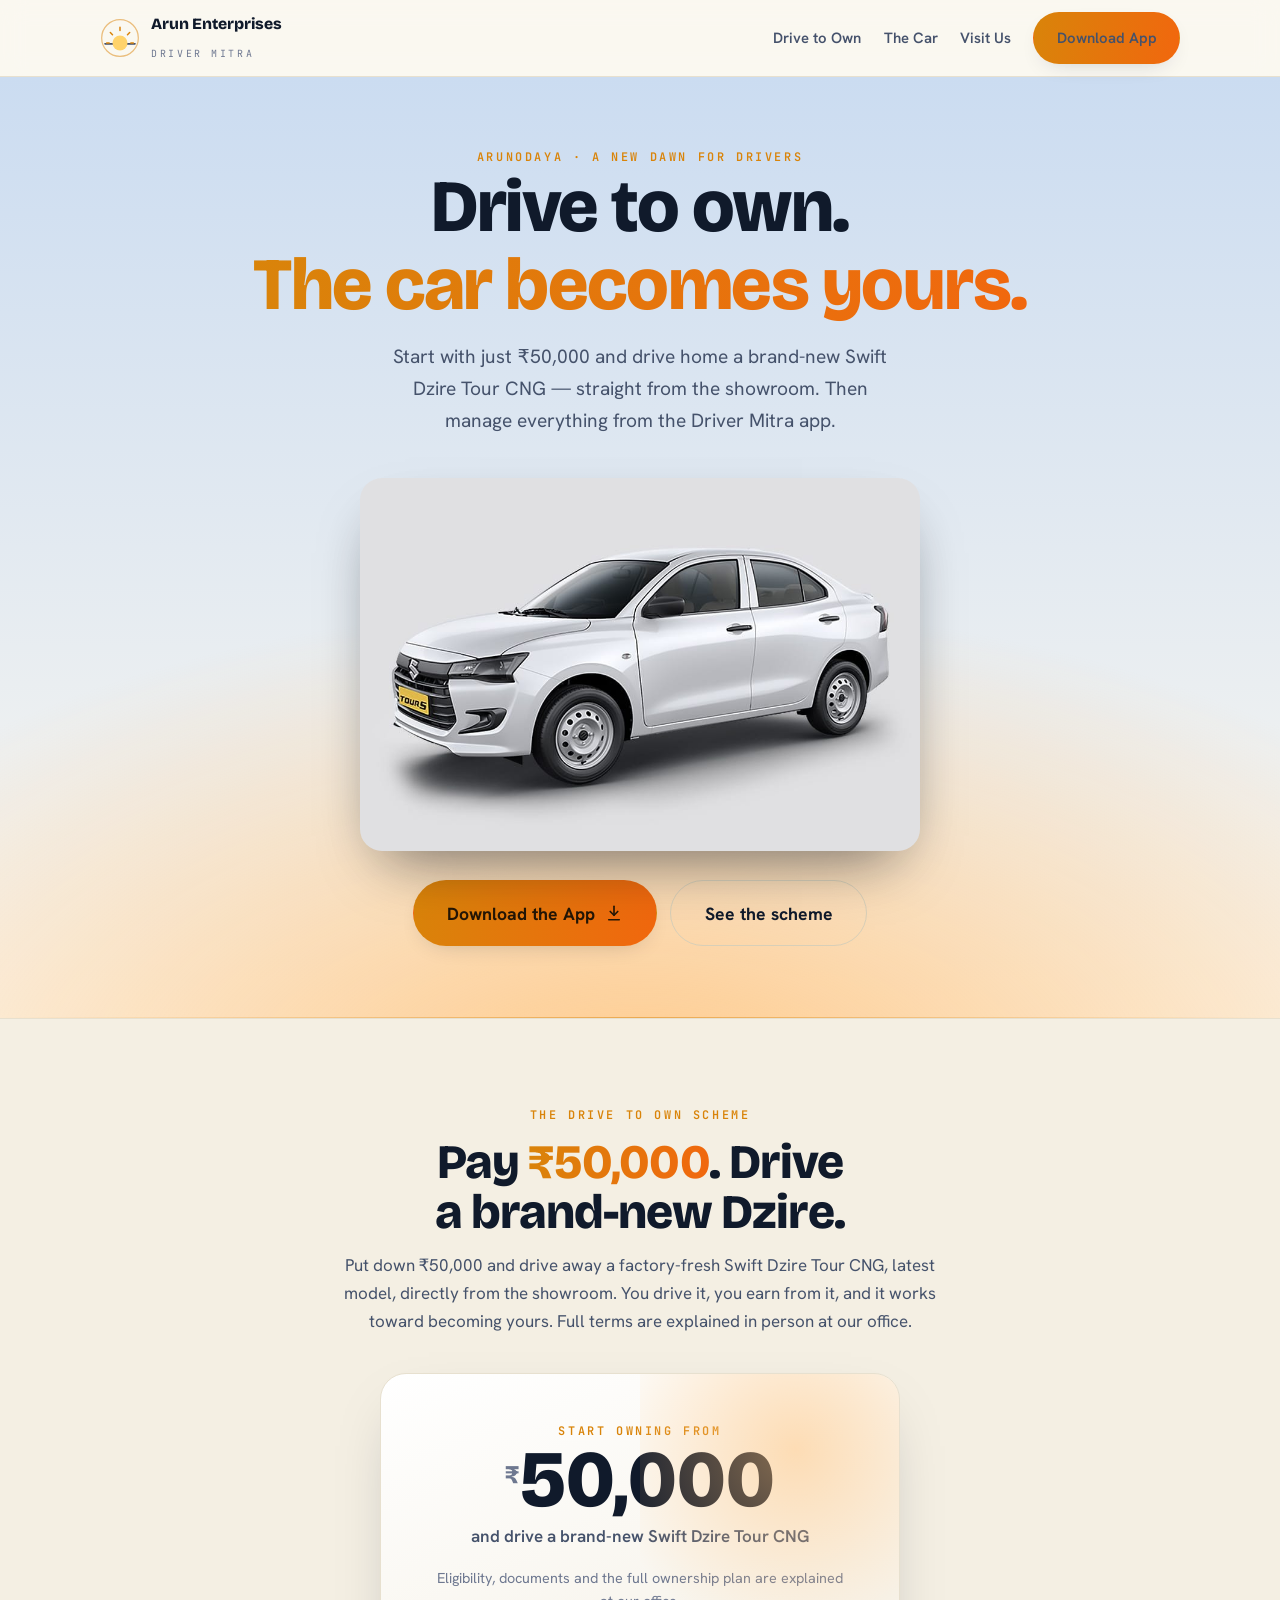
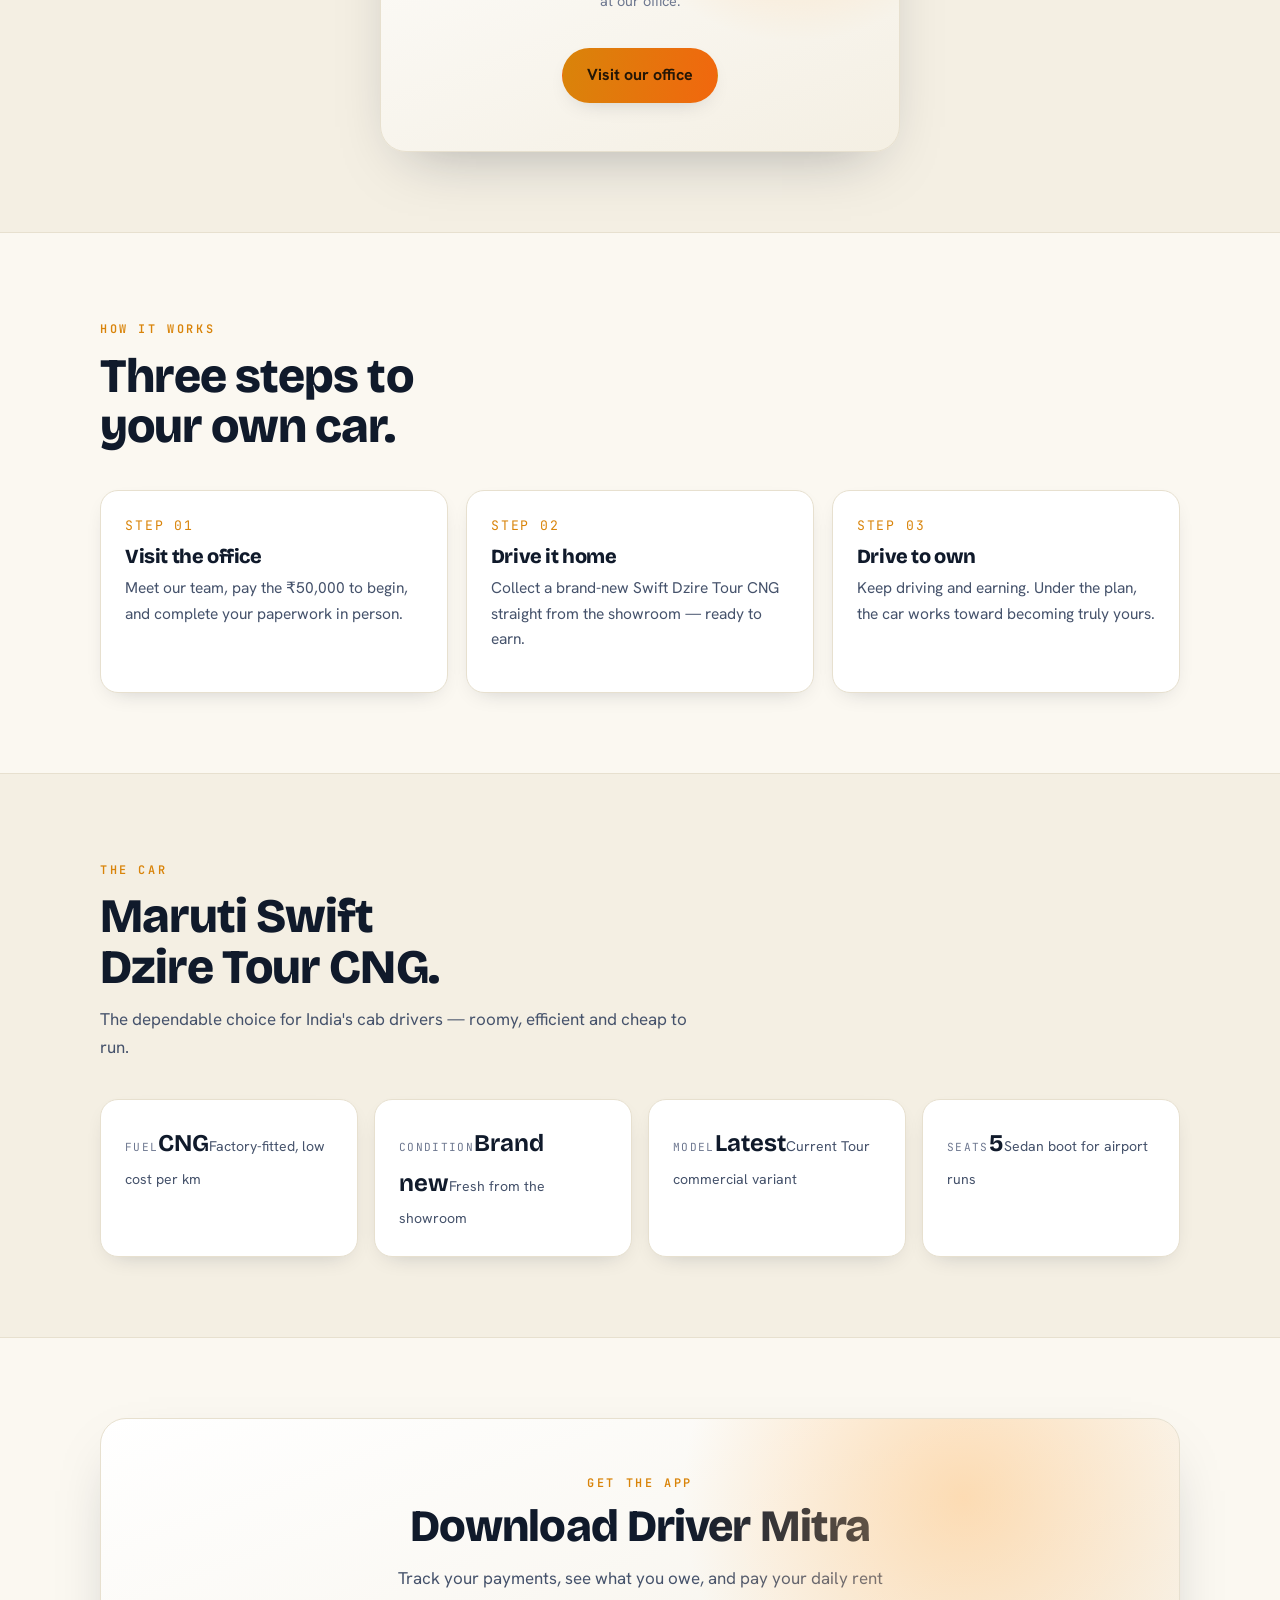
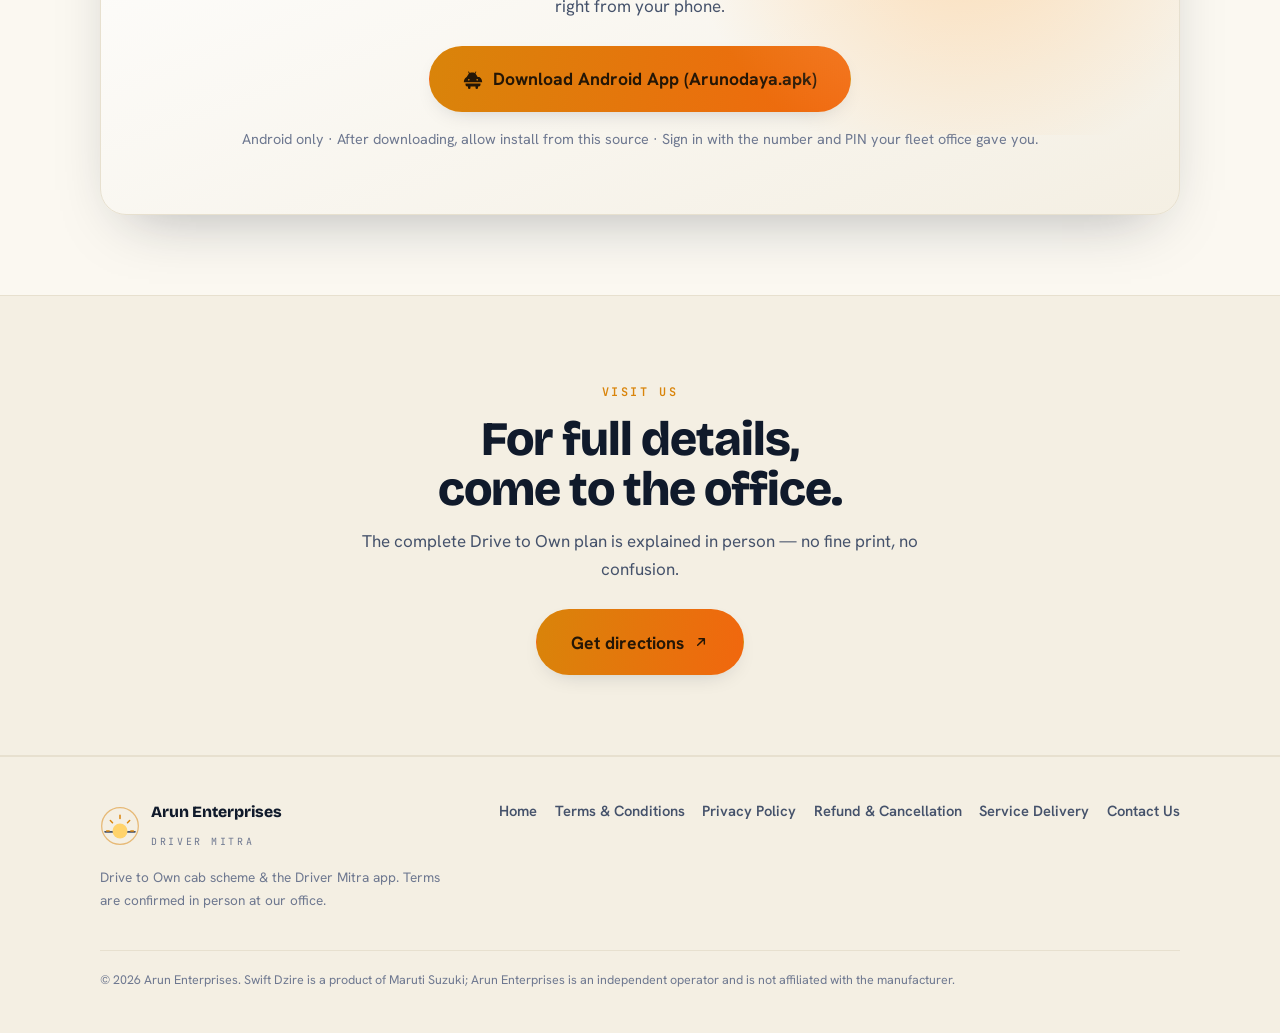
<file: index.html>
<!doctype html>
<html lang="en">
<head>
  <meta charset="utf-8" />
  <meta name="viewport" content="width=device-width, initial-scale=1" />
  <title>Arun Enterprises — Driver Mitra</title>
  <meta name="description" content="Drive to Own with Arun Enterprises: pay ₹50,000 and own a brand-new Swift Dzire Tour CNG. Download the Driver Mitra app." />
  <link rel="preconnect" href="https://fonts.googleapis.com" />
  <link rel="preconnect" href="https://fonts.gstatic.com" crossorigin />
  <link rel="stylesheet" href="https://fonts.googleapis.com/css2?family=Bricolage+Grotesque:opsz,wght@12..96,600;12..96,700;12..96,800&family=Hanken+Grotesk:wght@400;500;600;700&family=JetBrains+Mono:wght@500;600&display=swap" />
  <link rel="stylesheet" href="styles.css" />
</head>
<body>
  <header class="nav">
    <div class="wrap nav-inner">
      <a class="brand" href="index.html" aria-label="Arun Enterprises home">
        <svg class="mark" viewBox="0 0 48 48" fill="none" aria-hidden="true">
          <circle cx="24" cy="24" r="22" fill="none" stroke="var(--gold)" stroke-width="1.5" opacity="0.5"/>
          <path d="M6 31h36" stroke="var(--ink-soft)" stroke-width="2" stroke-linecap="round"/>
          <circle cx="24" cy="30" r="9" fill="url(#s)"/>
          <g stroke="var(--gold)" stroke-width="1.8" stroke-linecap="round"><path d="M24 15v-4M33 20l2.6-2.6M15 20l-2.6-2.6M37 30h3M8 30h3"/></g>
          <defs><linearGradient id="s" x1="15" y1="21" x2="33" y2="39"><stop stop-color="#FFD36B"/><stop offset="1" stop-color="#FF8A2B"/></linearGradient></defs>
        </svg>
        <span><span class="a" style="display:block">Arun Enterprises</span><span class="b">Driver Mitra</span></span>
      </a>
      <nav class="nav-links">
        <a href="#scheme">Drive to Own</a>
        <a href="#car">The Car</a>
        <a href="#visit">Visit Us</a>
        <a class="btn btn-primary" href="#download">Download App</a>
      </nav>
    </div>
  </header>

  <main>
    <section class="hero">
      <div class="wrap">
        <span class="eyebrow">Arunodaya · A new dawn for drivers</span>
        <h1>Drive to own.<br /><span class="gold-text">The car becomes yours.</span></h1>
        <p class="sub">Start with just ₹50,000 and drive home a brand-new Swift Dzire Tour CNG — straight from the showroom. Then manage everything from the Driver Mitra app.</p>
        <div class="hero-car" id="heroCar">
          <img src="assets/dzire-tour-s.jpg" alt="Maruti Swift Dzire Tour S, the car in the Drive to Own scheme" class="hero-car-img" width="960" height="640" />
        </div>
        <div class="hero-cta">
          <a class="btn btn-primary btn-lg" href="#download">Download the App
            <svg width="18" height="18" viewBox="0 0 24 24" fill="none" stroke="currentColor" stroke-width="2.2" stroke-linecap="round" stroke-linejoin="round"><path d="M12 3v12"/><path d="m7 10 5 5 5-5"/><path d="M5 21h14"/></svg>
          </a>
          <a class="btn btn-ghost btn-lg" href="#scheme">See the scheme</a>
        </div>
      </div>
    </section>

    <section class="alt" id="scheme">
      <div class="wrap">
        <div class="section-head" style="margin-inline:auto;text-align:center">
          <span class="eyebrow">The Drive to Own scheme</span>
          <h2>Pay <span class="gold-text">₹50,000</span>. Drive a brand-new Dzire.</h2>
          <p style="margin-inline:auto">Put down ₹50,000 and drive away a factory-fresh Swift Dzire Tour CNG, latest model, directly from the showroom. You drive it, you earn from it, and it works toward becoming yours. Full terms are explained in person at our office.</p>
        </div>
        <div class="band" style="margin-top:2.4rem;max-width:520px;margin-inline:auto">
          <div class="eyebrow">Start owning from</div>
          <div class="price-amt"><small>₹</small>50,000</div>
          <div style="color:var(--ink-soft);font-weight:600;margin-top:.3rem">and drive a brand-new Swift Dzire Tour CNG</div>
          <p class="note-line">Eligibility, documents and the full ownership plan are explained at our office.</p>
          <a class="btn btn-primary" href="#visit" style="margin-top:1.2rem">Visit our office</a>
        </div>
      </div>
    </section>

    <section id="how">
      <div class="wrap">
        <div class="section-head"><span class="eyebrow">How it works</span><h2>Three steps to your own car.</h2></div>
        <div class="grid-3">
          <div class="card"><div class="num">STEP 01</div><h3>Visit the office</h3><p>Meet our team, pay the ₹50,000 to begin, and complete your paperwork in person.</p></div>
          <div class="card"><div class="num">STEP 02</div><h3>Drive it home</h3><p>Collect a brand-new Swift Dzire Tour CNG straight from the showroom — ready to earn.</p></div>
          <div class="card"><div class="num">STEP 03</div><h3>Drive to own</h3><p>Keep driving and earning. Under the plan, the car works toward becoming truly yours.</p></div>
        </div>
      </div>
    </section>

    <section class="alt" id="car">
      <div class="wrap">
        <div class="section-head"><span class="eyebrow">The car</span><h2>Maruti Swift Dzire Tour CNG.</h2><p>The dependable choice for India's cab drivers — roomy, efficient and cheap to run.</p></div>
        <div class="grid-4">
          <div class="card spec"><span class="k">Fuel</span><span class="v">CNG</span><span class="d">Factory-fitted, low cost per km</span></div>
          <div class="card spec"><span class="k">Condition</span><span class="v">Brand new</span><span class="d">Fresh from the showroom</span></div>
          <div class="card spec"><span class="k">Model</span><span class="v">Latest</span><span class="d">Current Tour commercial variant</span></div>
          <div class="card spec"><span class="k">Seats</span><span class="v">5</span><span class="d">Sedan boot for airport runs</span></div>
        </div>
      </div>
    </section>

    <section id="download">
      <div class="wrap">
        <div class="band">
          <span class="eyebrow">Get the app</span>
          <h2 style="font-size:clamp(1.9rem,5vw,2.8rem);margin-top:.5rem">Download Driver Mitra</h2>
          <p style="color:var(--ink-soft);max-width:52ch;margin:.9rem auto 0">Track your payments, see what you owe, and pay your daily rent right from your phone.</p>
          <div style="margin-top:1.6rem">
            <a class="btn btn-primary btn-lg" href="https://srv1995762.hstgr.cloud/app/Arunodaya.apk" rel="noopener">
              <svg width="20" height="20" viewBox="0 0 24 24" fill="currentColor"><path d="M17.6 9.5 15 5.3l.9-1.6c.1-.3 0-.6-.2-.7-.3-.2-.6-.1-.7.2l-.9 1.6c-1.9-.8-4.1-.8-6 0l-.9-1.6c-.2-.3-.5-.4-.8-.2-.2.1-.3.4-.2.7l.9 1.6L4.4 9.5C2 11 1 13.4 1 16h22c0-2.6-1-5-3.4-6.5ZM7 14a1 1 0 1 1 0-2 1 1 0 0 1 0 2Zm10 0a1 1 0 1 1 0-2 1 1 0 0 1 0 2ZM3 17.5V19a2 2 0 0 0 2 2h1v1.5a1.5 1.5 0 0 0 3 0V21h6v1.5a1.5 1.5 0 0 0 3 0V21h1a2 2 0 0 0 2-2v-1.5H3Z"/></svg>
              Download Android App (Arunodaya.apk)
            </a>
          </div>
          <p class="note-line">Android only · After downloading, allow install from this source · Sign in with the number and PIN your fleet office gave you.</p>
        </div>
      </div>
    </section>

    <section class="alt" id="visit">
      <div class="wrap">
        <div class="section-head" style="margin-inline:auto;text-align:center">
          <span class="eyebrow">Visit us</span>
          <h2>For full details, come to the office.</h2>
          <p style="margin-inline:auto">The complete Drive to Own plan is explained in person — no fine print, no confusion.</p>
        </div>
        <div style="text-align:center;margin-top:1.6rem">
          <a class="btn btn-primary btn-lg" href="https://maps.app.goo.gl/ReoTfJnAYArGkvJo7" target="_blank" rel="noopener">Get directions
            <svg width="16" height="16" viewBox="0 0 24 24" fill="none" stroke="currentColor" stroke-width="2.2" stroke-linecap="round" stroke-linejoin="round"><path d="M7 17 17 7M9 7h8v8"/></svg>
          </a>
        </div>
      </div>
    </section>
  </main>

  <footer class="foot">
    <div class="wrap">
      <div class="foot-inner">
        <div>
          <a class="brand" href="index.html" style="margin-bottom:.6rem">
            <svg class="mark" viewBox="0 0 48 48" fill="none" aria-hidden="true"><circle cx="24" cy="24" r="22" fill="none" stroke="var(--gold)" stroke-width="1.5" opacity="0.5"/><path d="M6 31h36" stroke="var(--ink-soft)" stroke-width="2" stroke-linecap="round"/><circle cx="24" cy="30" r="9" fill="url(#s2)"/><g stroke="var(--gold)" stroke-width="1.8" stroke-linecap="round"><path d="M24 15v-4M33 20l2.6-2.6M15 20l-2.6-2.6M37 30h3M8 30h3"/></g><defs><linearGradient id="s2" x1="15" y1="21" x2="33" y2="39"><stop stop-color="#FFD36B"/><stop offset="1" stop-color="#FF8A2B"/></linearGradient></defs></svg>
            <span><span class="a" style="display:block">Arun Enterprises</span><span class="b">Driver Mitra</span></span>
          </a>
          <p>Drive to Own cab scheme &amp; the Driver Mitra app. Terms are confirmed in person at our office.</p>
        </div>
        <nav class="foot-links" aria-label="Policies">
          <a href="index.html">Home</a>
          <a href="terms.html">Terms &amp; Conditions</a>
          <a href="privacy.html">Privacy Policy</a>
          <a href="refund.html">Refund &amp; Cancellation</a>
          <a href="shipping.html">Service Delivery</a>
          <a href="contact.html">Contact Us</a>
        </nav>
      </div>
      <div class="disc">© <span id="yr"></span> Arun Enterprises. Swift Dzire is a product of Maruti Suzuki; Arun Enterprises is an independent operator and is not affiliated with the manufacturer.</div>
    </div>
  </footer>
  <script>document.getElementById('yr').textContent = new Date().getFullYear();</script>
  <script>
    (function () {
      var wrap = document.getElementById('heroCar');
      var img = wrap && wrap.querySelector('.hero-car-img');
      if (!wrap || !img) return;
      var reduce = window.matchMedia('(prefers-reduced-motion: reduce)').matches;
      var canHover = window.matchMedia('(hover: hover)').matches;
      if (reduce || !canHover) return;
      var max = 9;
      wrap.addEventListener('mousemove', function (e) {
        var r = wrap.getBoundingClientRect();
        var x = (e.clientX - r.left) / r.width - 0.5;
        var y = (e.clientY - r.top) / r.height - 0.5;
        img.style.transform =
          'rotateY(' + (x * max * 2).toFixed(2) + 'deg) ' +
          'rotateX(' + (-y * max * 2).toFixed(2) + 'deg) scale(1.03)';
      });
      wrap.addEventListener('mouseleave', function () {
        img.style.transform = 'rotateY(0deg) rotateX(0deg) scale(1)';
      });
    })();
  </script>
</body>
</html>
</file>
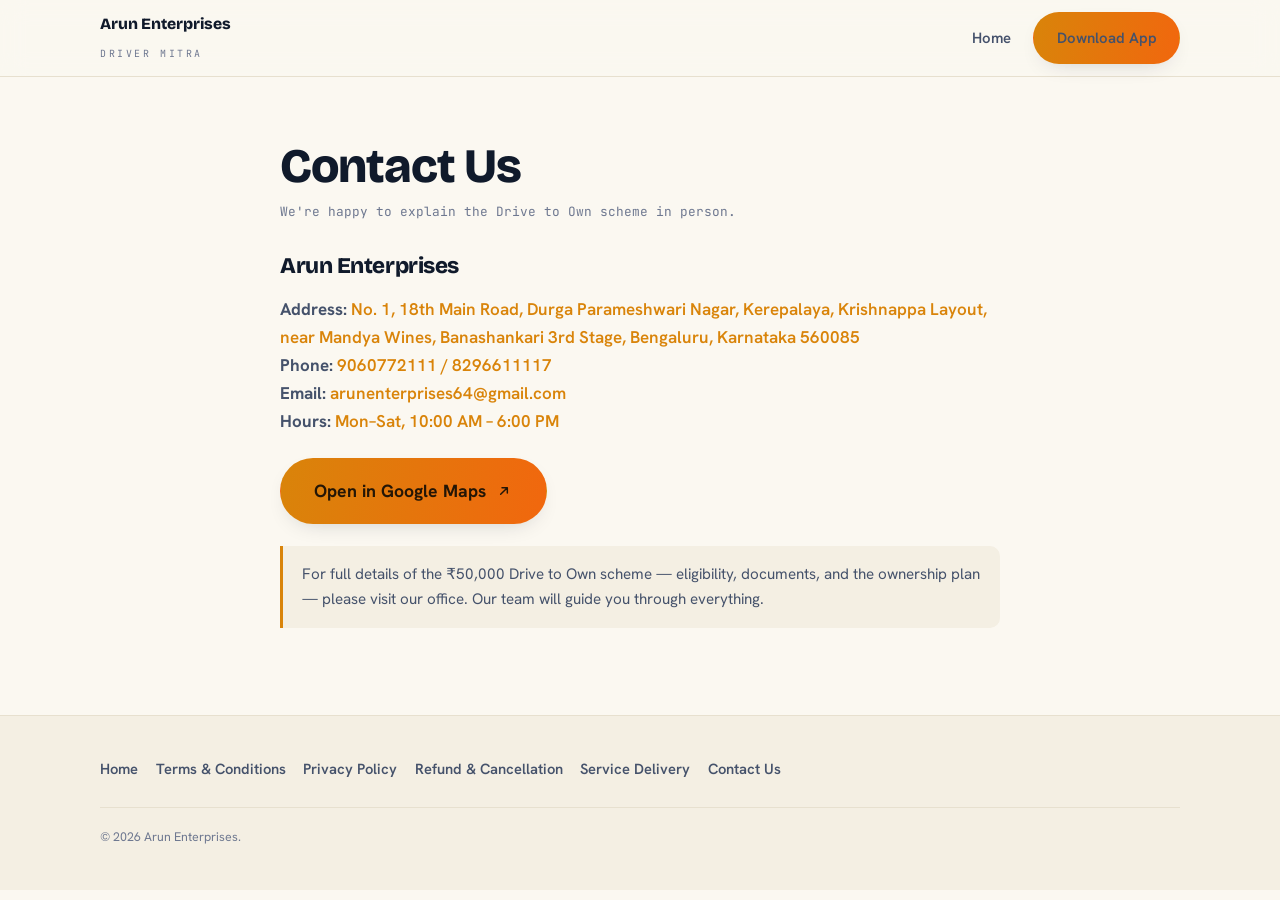
<file: contact.html>
<!doctype html>
<html lang="en">
<head>
  <meta charset="utf-8" />
  <meta name="viewport" content="width=device-width, initial-scale=1" />
  <title>Contact Us — Arun Enterprises</title>
  <meta name="description" content="Contact Arun Enterprises — Driver Mitra." />
  <link rel="preconnect" href="https://fonts.googleapis.com" />
  <link rel="preconnect" href="https://fonts.gstatic.com" crossorigin />
  <link rel="stylesheet" href="https://fonts.googleapis.com/css2?family=Bricolage+Grotesque:opsz,wght@12..96,700;12..96,800&family=Hanken+Grotesk:wght@400;500;600;700&family=JetBrains+Mono:wght@500;600&display=swap" />
  <link rel="stylesheet" href="styles.css" />
</head>
<body>
  <header class="nav">
    <div class="wrap nav-inner">
      <a class="brand" href="index.html"><span><span class="a" style="display:block">Arun Enterprises</span><span class="b">Driver Mitra</span></span></a>
      <nav class="nav-links"><a href="index.html">Home</a><a class="btn btn-primary" href="https://srv1995762.hstgr.cloud/app/Arunodaya.apk" rel="noopener">Download App</a></nav>
    </div>
  </header>

  <main class="prose">
    <div class="wrap doc">
      <h1>Contact Us</h1>
      <p class="updated">We're happy to explain the Drive to Own scheme in person.</p>

      <h2>Arun Enterprises</h2>
      <p>
        <strong>Address:</strong> <span class="fill">No. 1, 18th Main Road, Durga Parameshwari Nagar, Kerepalaya, Krishnappa Layout, near Mandya Wines, Banashankari 3rd Stage, Bengaluru, Karnataka 560085</span><br />
        <strong>Phone:</strong> <span class="fill">9060772111 / 8296611117</span><br />
        <strong>Email:</strong> <span class="fill">arunenterprises64@gmail.com</span><br />
        <strong>Hours:</strong> <span class="fill">Mon–Sat, 10:00 AM – 6:00 PM</span>
      </p>

      <div style="margin-top:1.4rem">
        <a class="btn btn-primary btn-lg" href="https://maps.app.goo.gl/ReoTfJnAYArGkvJo7" target="_blank" rel="noopener">Open in Google Maps
          <svg width="16" height="16" viewBox="0 0 24 24" fill="none" stroke="currentColor" stroke-width="2.2" stroke-linecap="round" stroke-linejoin="round"><path d="M7 17 17 7M9 7h8v8"/></svg>
        </a>
      </div>

      <div class="callout">For full details of the ₹50,000 Drive to Own scheme — eligibility, documents, and the ownership plan — please visit our office. Our team will guide you through everything.</div>
    </div>
  </main>

  <footer class="foot">
    <div class="wrap">
      <nav class="foot-links" aria-label="Policies">
        <a href="index.html">Home</a><a href="terms.html">Terms &amp; Conditions</a><a href="privacy.html">Privacy Policy</a><a href="refund.html">Refund &amp; Cancellation</a><a href="shipping.html">Service Delivery</a><a href="contact.html">Contact Us</a>
      </nav>
      <div class="disc">© <span id="yr"></span> Arun Enterprises.</div>
    </div>
  </footer>
  <script>document.getElementById('yr').textContent = new Date().getFullYear();</script>
</body>
</html>
</file>
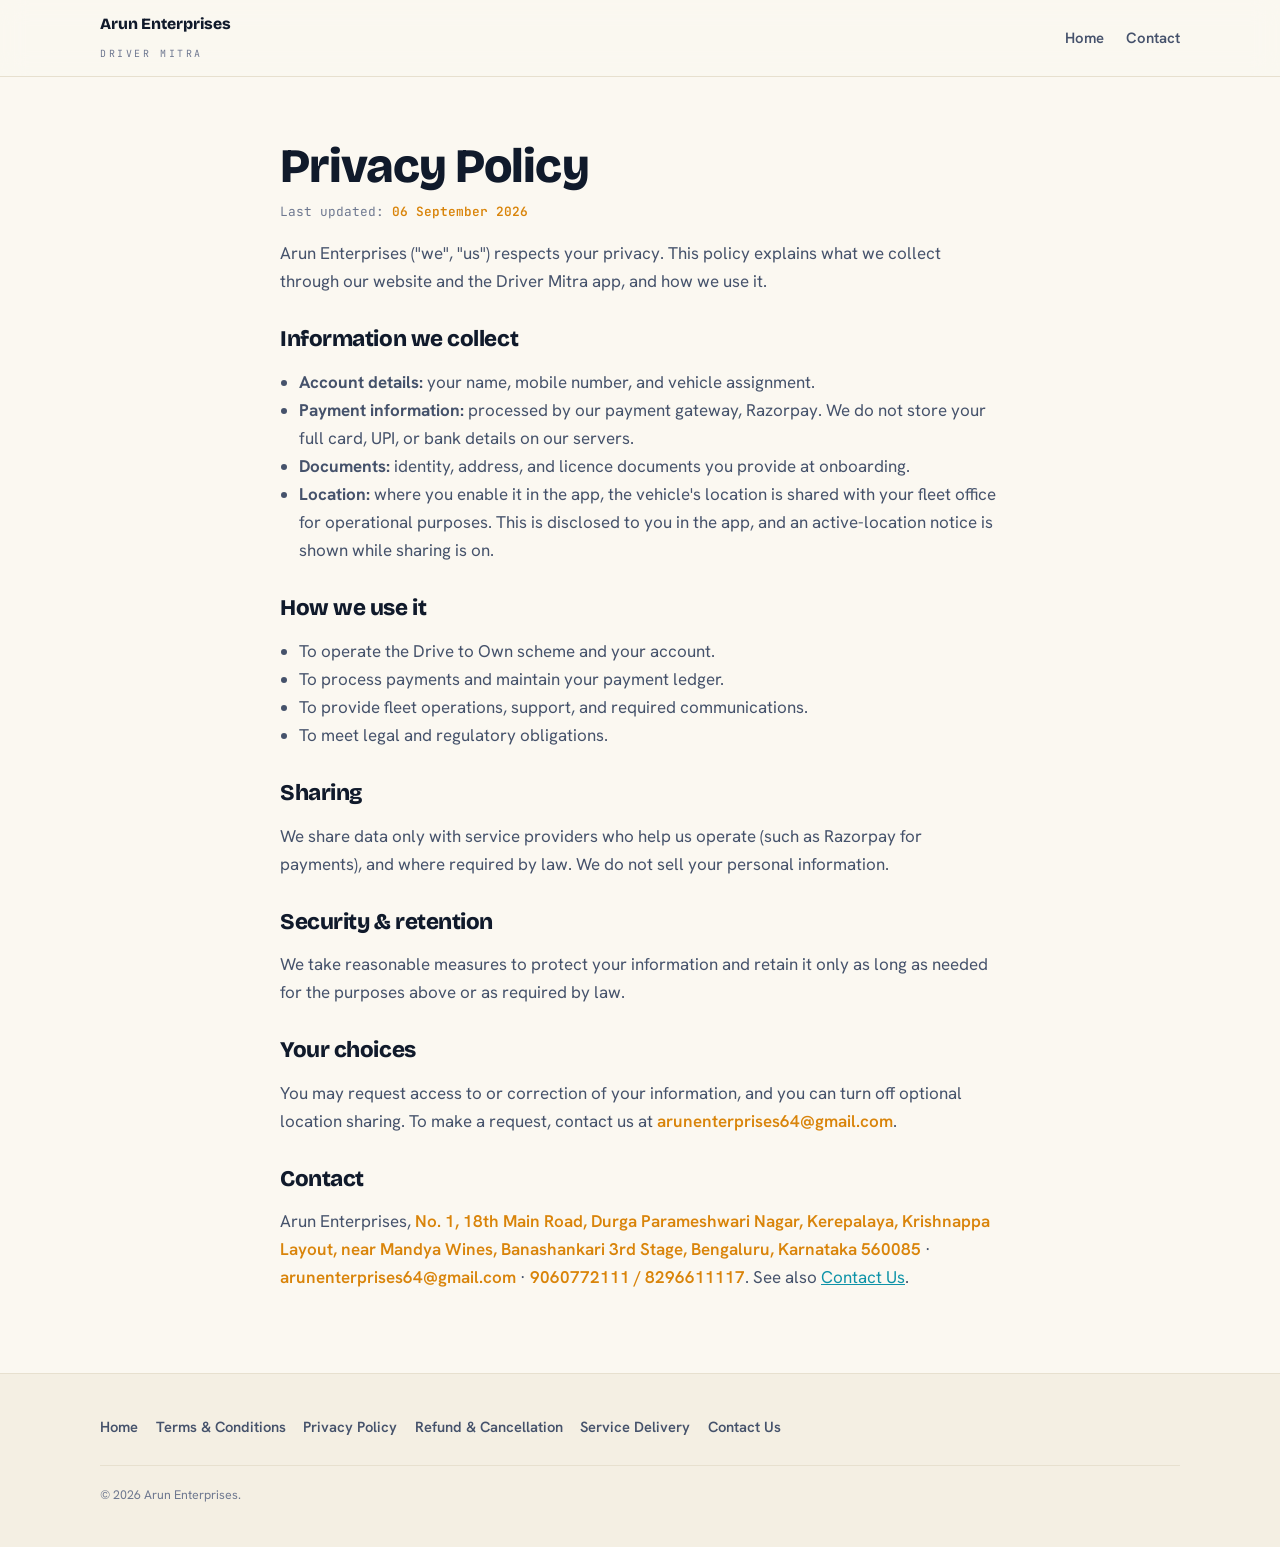
<file: privacy.html>
<!doctype html>
<html lang="en">
<head>
  <meta charset="utf-8" />
  <meta name="viewport" content="width=device-width, initial-scale=1" />
  <title>Privacy Policy — Arun Enterprises</title>
  <meta name="description" content="Privacy Policy for Arun Enterprises — Driver Mitra." />
  <link rel="preconnect" href="https://fonts.googleapis.com" />
  <link rel="preconnect" href="https://fonts.gstatic.com" crossorigin />
  <link rel="stylesheet" href="https://fonts.googleapis.com/css2?family=Bricolage+Grotesque:opsz,wght@12..96,700;12..96,800&family=Hanken+Grotesk:wght@400;500;600;700&family=JetBrains+Mono:wght@500;600&display=swap" />
  <link rel="stylesheet" href="styles.css" />
</head>
<body>
  <header class="nav">
    <div class="wrap nav-inner">
      <a class="brand" href="index.html"><span><span class="a" style="display:block">Arun Enterprises</span><span class="b">Driver Mitra</span></span></a>
      <nav class="nav-links"><a href="index.html">Home</a><a href="contact.html">Contact</a></nav>
    </div>
  </header>

  <main class="prose">
    <div class="wrap doc">
      <h1>Privacy Policy</h1>
      <p class="updated">Last updated: <span class="fill">06 September 2026</span></p>

      <p>Arun Enterprises ("we", "us") respects your privacy. This policy explains what we collect through our website and the Driver Mitra app, and how we use it.</p>

      <h2>Information we collect</h2>
      <ul>
        <li><strong>Account details:</strong> your name, mobile number, and vehicle assignment.</li>
        <li><strong>Payment information:</strong> processed by our payment gateway, Razorpay. We do not store your full card, UPI, or bank details on our servers.</li>
        <li><strong>Documents:</strong> identity, address, and licence documents you provide at onboarding.</li>
        <li><strong>Location:</strong> where you enable it in the app, the vehicle's location is shared with your fleet office for operational purposes. This is disclosed to you in the app, and an active-location notice is shown while sharing is on.</li>
      </ul>

      <h2>How we use it</h2>
      <ul>
        <li>To operate the Drive to Own scheme and your account.</li>
        <li>To process payments and maintain your payment ledger.</li>
        <li>To provide fleet operations, support, and required communications.</li>
        <li>To meet legal and regulatory obligations.</li>
      </ul>

      <h2>Sharing</h2>
      <p>We share data only with service providers who help us operate (such as Razorpay for payments), and where required by law. We do not sell your personal information.</p>

      <h2>Security &amp; retention</h2>
      <p>We take reasonable measures to protect your information and retain it only as long as needed for the purposes above or as required by law.</p>

      <h2>Your choices</h2>
      <p>You may request access to or correction of your information, and you can turn off optional location sharing. To make a request, contact us at <span class="fill">arunenterprises64@gmail.com</span>.</p>

      <h2>Contact</h2>
      <p>Arun Enterprises, <span class="fill">No. 1, 18th Main Road, Durga Parameshwari Nagar, Kerepalaya, Krishnappa Layout, near Mandya Wines, Banashankari 3rd Stage, Bengaluru, Karnataka 560085</span> · <span class="fill">arunenterprises64@gmail.com</span> · <span class="fill">9060772111 / 8296611117</span>. See also <a href="contact.html">Contact Us</a>.</p>
    </div>
  </main>

  <footer class="foot">
    <div class="wrap">
      <nav class="foot-links" aria-label="Policies">
        <a href="index.html">Home</a><a href="terms.html">Terms &amp; Conditions</a><a href="privacy.html">Privacy Policy</a><a href="refund.html">Refund &amp; Cancellation</a><a href="shipping.html">Service Delivery</a><a href="contact.html">Contact Us</a>
      </nav>
      <div class="disc">© <span id="yr"></span> Arun Enterprises.</div>
    </div>
  </footer>
  <script>document.getElementById('yr').textContent = new Date().getFullYear();</script>
</body>
</html>
</file>
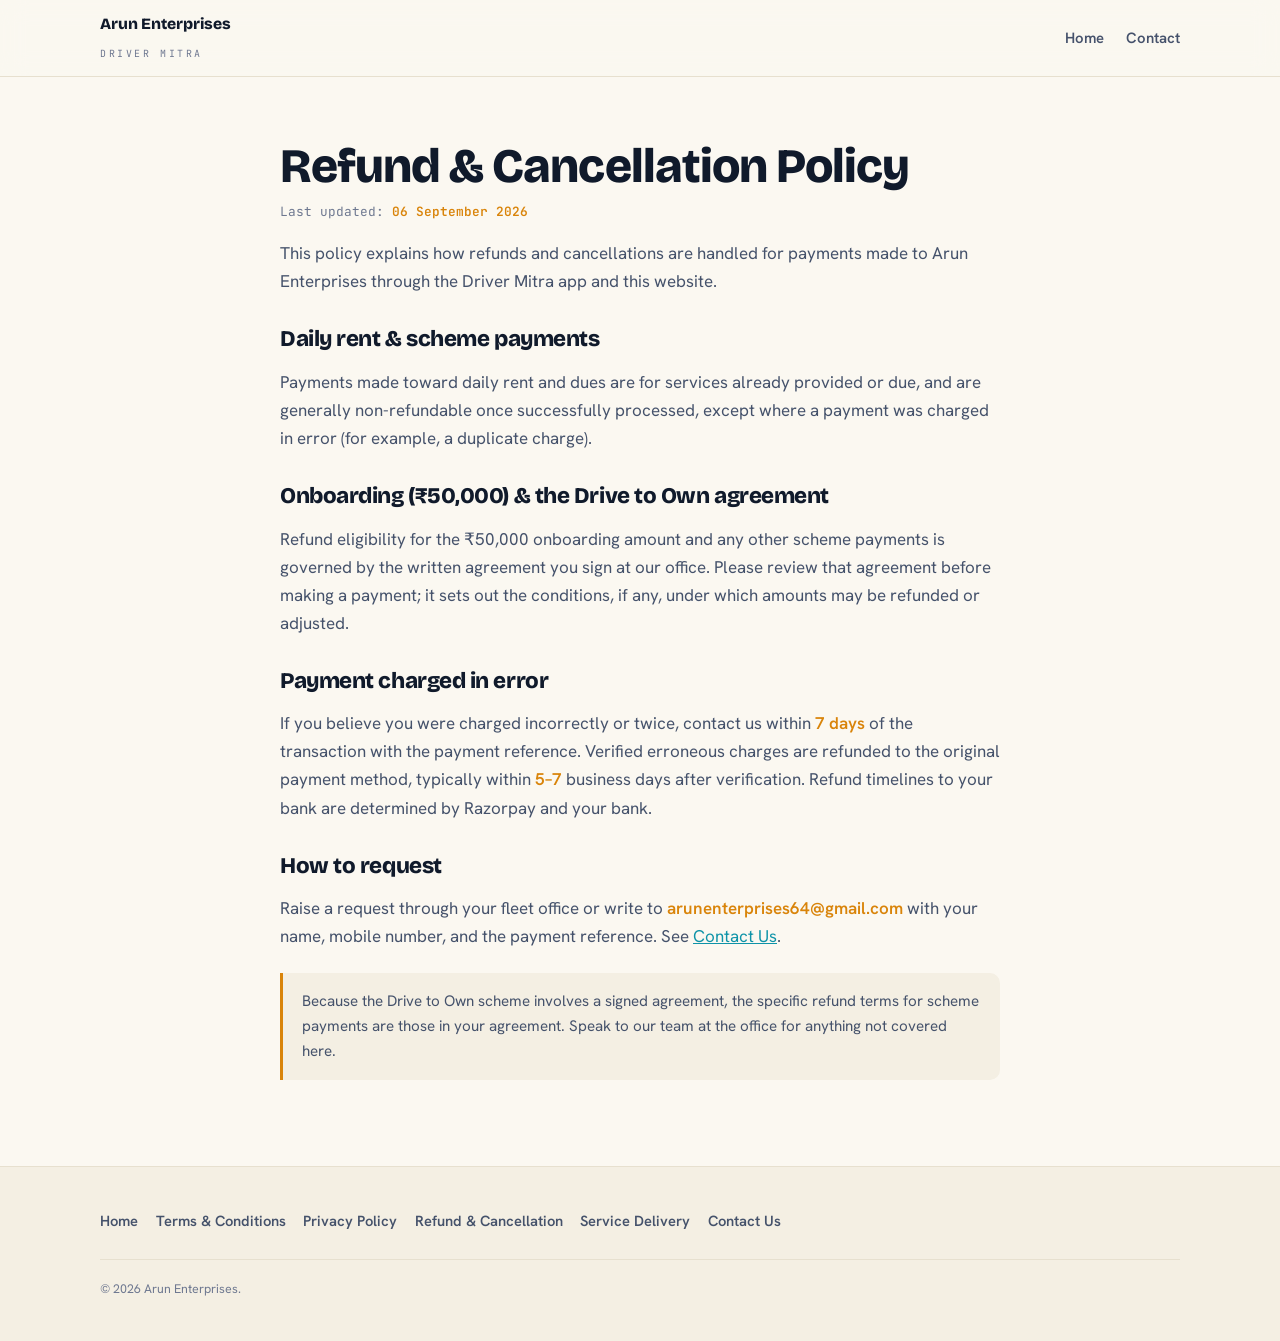
<file: refund.html>
<!doctype html>
<html lang="en">
<head>
  <meta charset="utf-8" />
  <meta name="viewport" content="width=device-width, initial-scale=1" />
  <title>Refund &amp; Cancellation — Arun Enterprises</title>
  <meta name="description" content="Refund and Cancellation Policy for Arun Enterprises — Driver Mitra." />
  <link rel="preconnect" href="https://fonts.googleapis.com" />
  <link rel="preconnect" href="https://fonts.gstatic.com" crossorigin />
  <link rel="stylesheet" href="https://fonts.googleapis.com/css2?family=Bricolage+Grotesque:opsz,wght@12..96,700;12..96,800&family=Hanken+Grotesk:wght@400;500;600;700&family=JetBrains+Mono:wght@500;600&display=swap" />
  <link rel="stylesheet" href="styles.css" />
</head>
<body>
  <header class="nav">
    <div class="wrap nav-inner">
      <a class="brand" href="index.html"><span><span class="a" style="display:block">Arun Enterprises</span><span class="b">Driver Mitra</span></span></a>
      <nav class="nav-links"><a href="index.html">Home</a><a href="contact.html">Contact</a></nav>
    </div>
  </header>

  <main class="prose">
    <div class="wrap doc">
      <h1>Refund &amp; Cancellation Policy</h1>
      <p class="updated">Last updated: <span class="fill">06 September 2026</span></p>

      <p>This policy explains how refunds and cancellations are handled for payments made to Arun Enterprises through the Driver Mitra app and this website.</p>

      <h2>Daily rent &amp; scheme payments</h2>
      <p>Payments made toward daily rent and dues are for services already provided or due, and are generally non-refundable once successfully processed, except where a payment was charged in error (for example, a duplicate charge).</p>

      <h2>Onboarding (₹50,000) &amp; the Drive to Own agreement</h2>
      <p>Refund eligibility for the ₹50,000 onboarding amount and any other scheme payments is governed by the written agreement you sign at our office. Please review that agreement before making a payment; it sets out the conditions, if any, under which amounts may be refunded or adjusted.</p>

      <h2>Payment charged in error</h2>
      <p>If you believe you were charged incorrectly or twice, contact us within <span class="fill">7 days</span> of the transaction with the payment reference. Verified erroneous charges are refunded to the original payment method, typically within <span class="fill">5–7</span> business days after verification. Refund timelines to your bank are determined by Razorpay and your bank.</p>

      <h2>How to request</h2>
      <p>Raise a request through your fleet office or write to <span class="fill">arunenterprises64@gmail.com</span> with your name, mobile number, and the payment reference. See <a href="contact.html">Contact Us</a>.</p>

      <div class="callout">Because the Drive to Own scheme involves a signed agreement, the specific refund terms for scheme payments are those in your agreement. Speak to our team at the office for anything not covered here.</div>
    </div>
  </main>

  <footer class="foot">
    <div class="wrap">
      <nav class="foot-links" aria-label="Policies">
        <a href="index.html">Home</a><a href="terms.html">Terms &amp; Conditions</a><a href="privacy.html">Privacy Policy</a><a href="refund.html">Refund &amp; Cancellation</a><a href="shipping.html">Service Delivery</a><a href="contact.html">Contact Us</a>
      </nav>
      <div class="disc">© <span id="yr"></span> Arun Enterprises.</div>
    </div>
  </footer>
  <script>document.getElementById('yr').textContent = new Date().getFullYear();</script>
</body>
</html>
</file>
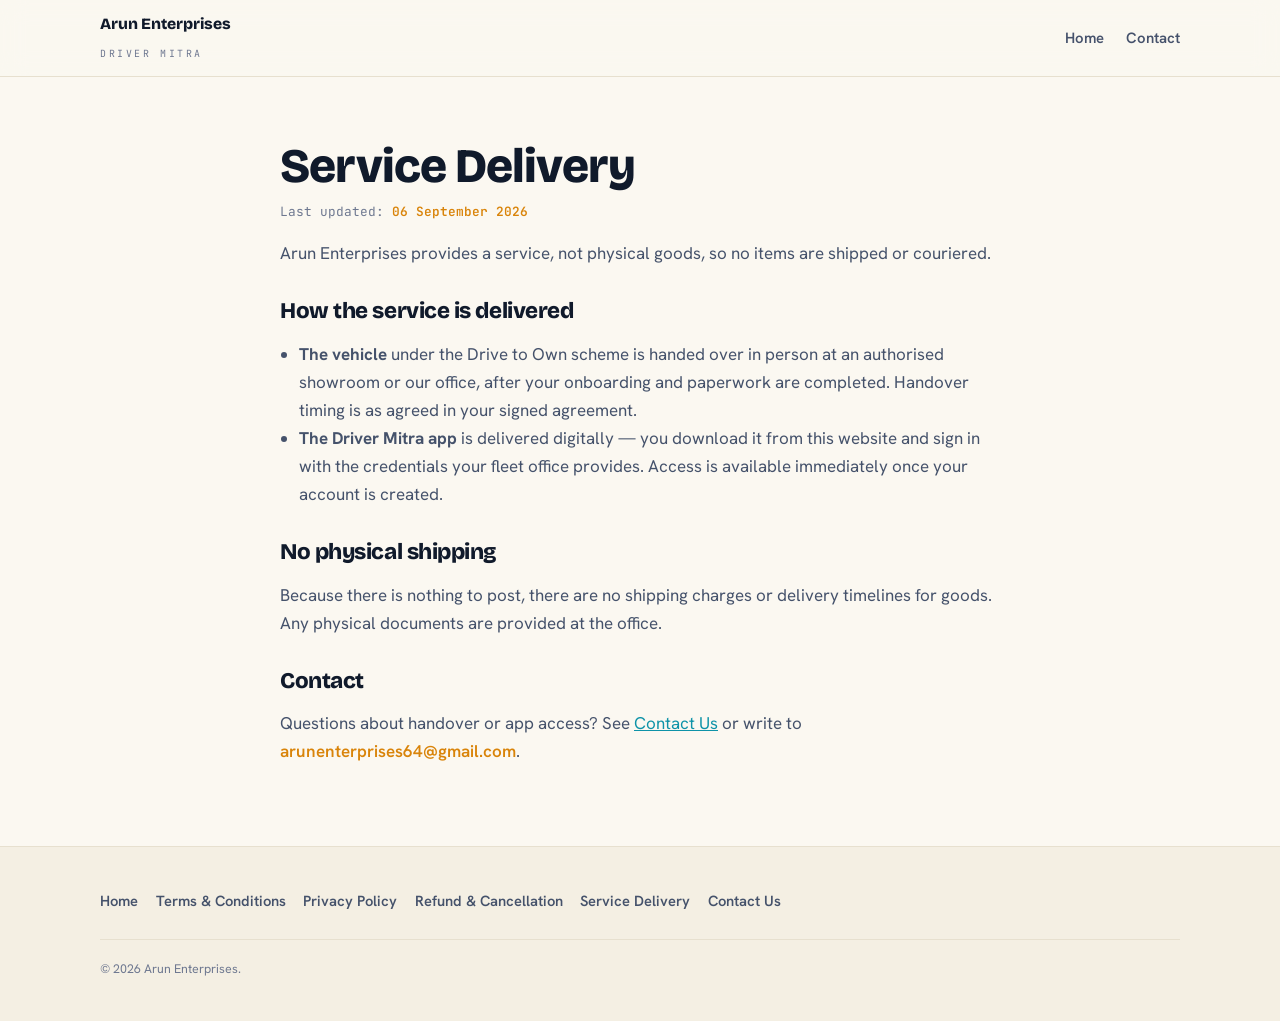
<file: shipping.html>
<!doctype html>
<html lang="en">
<head>
  <meta charset="utf-8" />
  <meta name="viewport" content="width=device-width, initial-scale=1" />
  <title>Service Delivery — Arun Enterprises</title>
  <meta name="description" content="Service delivery information for Arun Enterprises — Driver Mitra." />
  <link rel="preconnect" href="https://fonts.googleapis.com" />
  <link rel="preconnect" href="https://fonts.gstatic.com" crossorigin />
  <link rel="stylesheet" href="https://fonts.googleapis.com/css2?family=Bricolage+Grotesque:opsz,wght@12..96,700;12..96,800&family=Hanken+Grotesk:wght@400;500;600;700&family=JetBrains+Mono:wght@500;600&display=swap" />
  <link rel="stylesheet" href="styles.css" />
</head>
<body>
  <header class="nav">
    <div class="wrap nav-inner">
      <a class="brand" href="index.html"><span><span class="a" style="display:block">Arun Enterprises</span><span class="b">Driver Mitra</span></span></a>
      <nav class="nav-links"><a href="index.html">Home</a><a href="contact.html">Contact</a></nav>
    </div>
  </header>

  <main class="prose">
    <div class="wrap doc">
      <h1>Service Delivery</h1>
      <p class="updated">Last updated: <span class="fill">06 September 2026</span></p>

      <p>Arun Enterprises provides a service, not physical goods, so no items are shipped or couriered.</p>

      <h2>How the service is delivered</h2>
      <ul>
        <li><strong>The vehicle</strong> under the Drive to Own scheme is handed over in person at an authorised showroom or our office, after your onboarding and paperwork are completed. Handover timing is as agreed in your signed agreement.</li>
        <li><strong>The Driver Mitra app</strong> is delivered digitally — you download it from this website and sign in with the credentials your fleet office provides. Access is available immediately once your account is created.</li>
      </ul>

      <h2>No physical shipping</h2>
      <p>Because there is nothing to post, there are no shipping charges or delivery timelines for goods. Any physical documents are provided at the office.</p>

      <h2>Contact</h2>
      <p>Questions about handover or app access? See <a href="contact.html">Contact Us</a> or write to <span class="fill">arunenterprises64@gmail.com</span>.</p>
    </div>
  </main>

  <footer class="foot">
    <div class="wrap">
      <nav class="foot-links" aria-label="Policies">
        <a href="index.html">Home</a><a href="terms.html">Terms &amp; Conditions</a><a href="privacy.html">Privacy Policy</a><a href="refund.html">Refund &amp; Cancellation</a><a href="shipping.html">Service Delivery</a><a href="contact.html">Contact Us</a>
      </nav>
      <div class="disc">© <span id="yr"></span> Arun Enterprises.</div>
    </div>
  </footer>
  <script>document.getElementById('yr').textContent = new Date().getFullYear();</script>
</body>
</html>
</file>
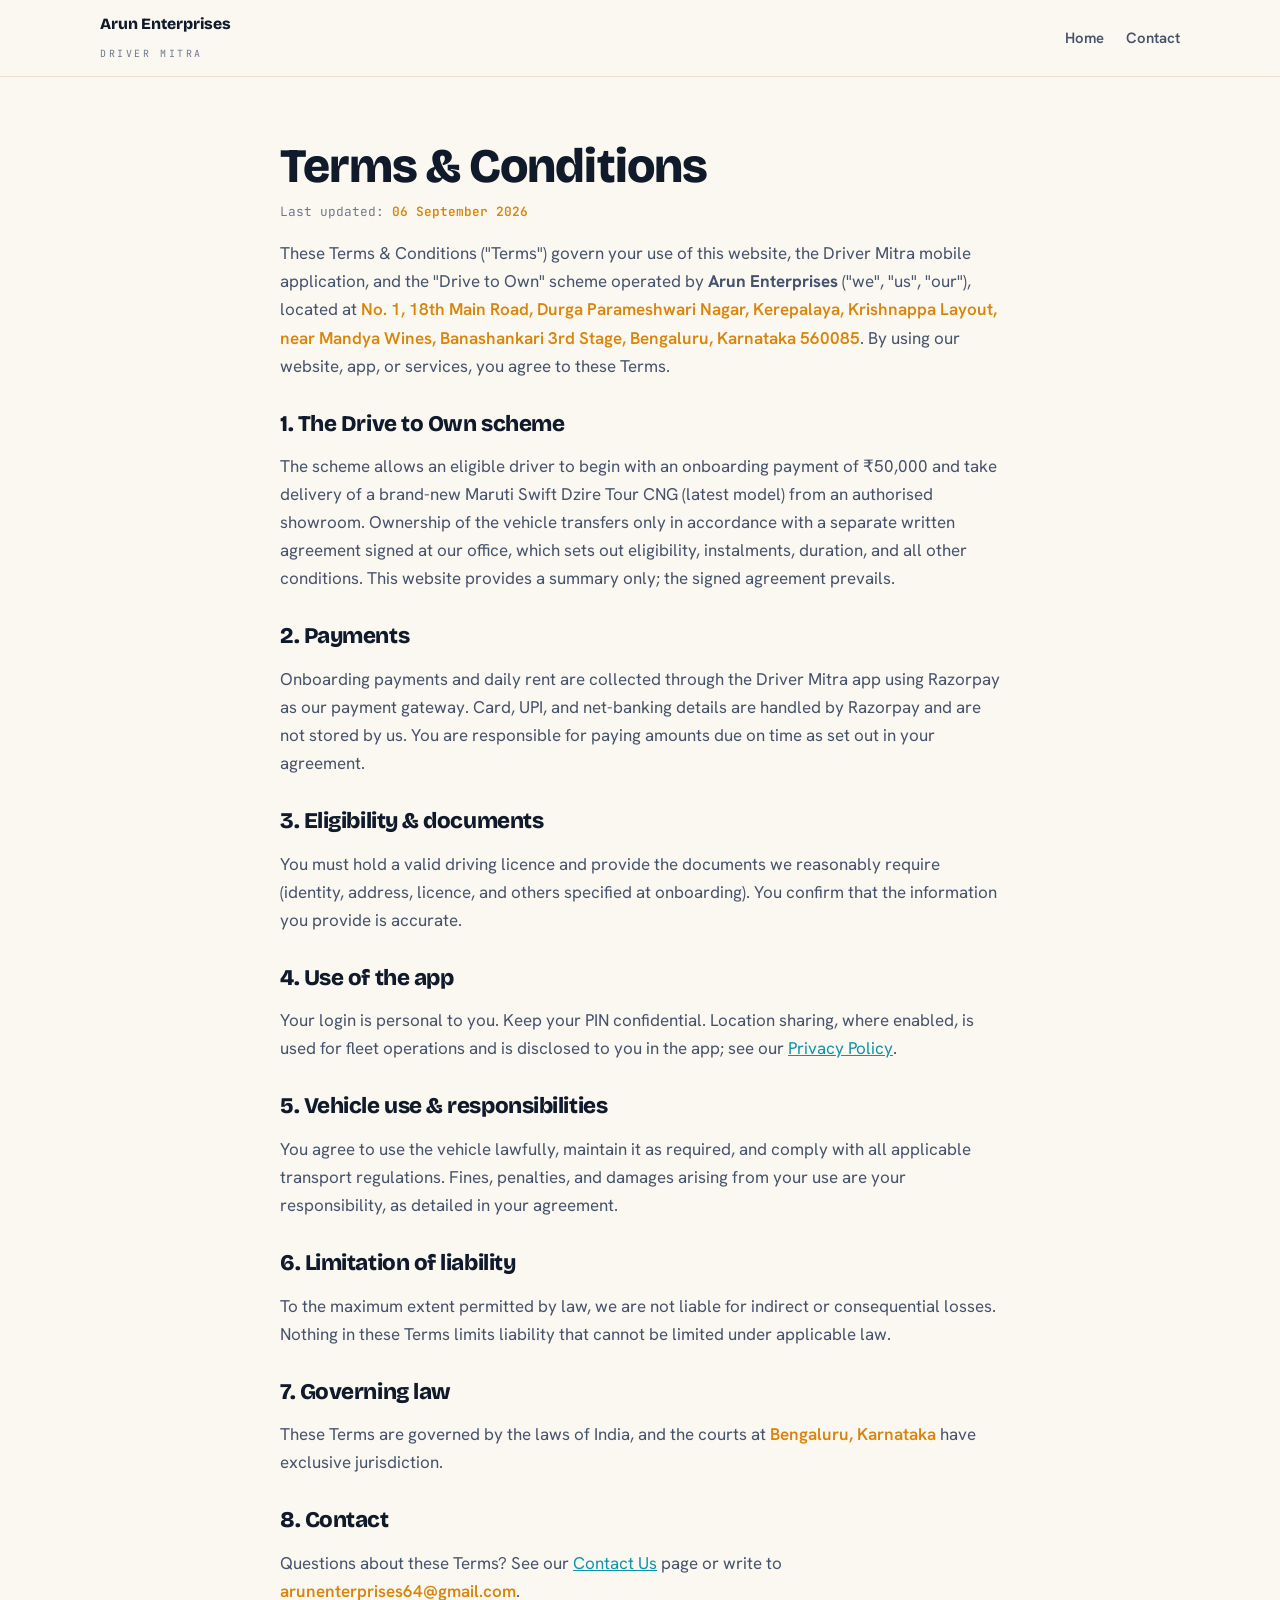
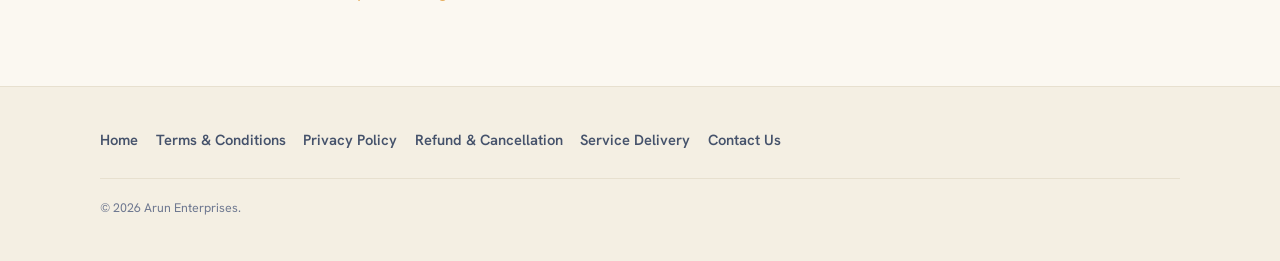
<file: terms.html>
<!doctype html>
<html lang="en">
<head>
  <meta charset="utf-8" />
  <meta name="viewport" content="width=device-width, initial-scale=1" />
  <title>Terms &amp; Conditions — Arun Enterprises</title>
  <meta name="description" content="Terms and Conditions for Arun Enterprises — Driver Mitra." />
  <link rel="preconnect" href="https://fonts.googleapis.com" />
  <link rel="preconnect" href="https://fonts.gstatic.com" crossorigin />
  <link rel="stylesheet" href="https://fonts.googleapis.com/css2?family=Bricolage+Grotesque:opsz,wght@12..96,700;12..96,800&family=Hanken+Grotesk:wght@400;500;600;700&family=JetBrains+Mono:wght@500;600&display=swap" />
  <link rel="stylesheet" href="styles.css" />
</head>
<body>
  <header class="nav">
    <div class="wrap nav-inner">
      <a class="brand" href="index.html"><span><span class="a" style="display:block">Arun Enterprises</span><span class="b">Driver Mitra</span></span></a>
      <nav class="nav-links"><a href="index.html">Home</a><a href="contact.html">Contact</a></nav>
    </div>
  </header>

  <main class="prose">
    <div class="wrap doc">
      <h1>Terms &amp; Conditions</h1>
      <p class="updated">Last updated: <span class="fill">06 September 2026</span></p>

      <p>These Terms &amp; Conditions ("Terms") govern your use of this website, the Driver Mitra mobile application, and the "Drive to Own" scheme operated by <strong>Arun Enterprises</strong> ("we", "us", "our"), located at <span class="fill">No. 1, 18th Main Road, Durga Parameshwari Nagar, Kerepalaya, Krishnappa Layout, near Mandya Wines, Banashankari 3rd Stage, Bengaluru, Karnataka 560085</span>. By using our website, app, or services, you agree to these Terms.</p>

      <h2>1. The Drive to Own scheme</h2>
      <p>The scheme allows an eligible driver to begin with an onboarding payment of ₹50,000 and take delivery of a brand-new Maruti Swift Dzire Tour CNG (latest model) from an authorised showroom. Ownership of the vehicle transfers only in accordance with a separate written agreement signed at our office, which sets out eligibility, instalments, duration, and all other conditions. This website provides a summary only; the signed agreement prevails.</p>

      <h2>2. Payments</h2>
      <p>Onboarding payments and daily rent are collected through the Driver Mitra app using Razorpay as our payment gateway. Card, UPI, and net-banking details are handled by Razorpay and are not stored by us. You are responsible for paying amounts due on time as set out in your agreement.</p>

      <h2>3. Eligibility &amp; documents</h2>
      <p>You must hold a valid driving licence and provide the documents we reasonably require (identity, address, licence, and others specified at onboarding). You confirm that the information you provide is accurate.</p>

      <h2>4. Use of the app</h2>
      <p>Your login is personal to you. Keep your PIN confidential. Location sharing, where enabled, is used for fleet operations and is disclosed to you in the app; see our <a href="privacy.html">Privacy Policy</a>.</p>

      <h2>5. Vehicle use &amp; responsibilities</h2>
      <p>You agree to use the vehicle lawfully, maintain it as required, and comply with all applicable transport regulations. Fines, penalties, and damages arising from your use are your responsibility, as detailed in your agreement.</p>

      <h2>6. Limitation of liability</h2>
      <p>To the maximum extent permitted by law, we are not liable for indirect or consequential losses. Nothing in these Terms limits liability that cannot be limited under applicable law.</p>

      <h2>7. Governing law</h2>
      <p>These Terms are governed by the laws of India, and the courts at <span class="fill">Bengaluru, Karnataka</span> have exclusive jurisdiction.</p>

      <h2>8. Contact</h2>
      <p>Questions about these Terms? See our <a href="contact.html">Contact Us</a> page or write to <span class="fill">arunenterprises64@gmail.com</span>.</p>
    </div>
  </main>

  <footer class="foot">
    <div class="wrap">
      <nav class="foot-links" aria-label="Policies">
        <a href="index.html">Home</a><a href="terms.html">Terms &amp; Conditions</a><a href="privacy.html">Privacy Policy</a><a href="refund.html">Refund &amp; Cancellation</a><a href="shipping.html">Service Delivery</a><a href="contact.html">Contact Us</a>
      </nav>
      <div class="disc">© <span id="yr"></span> Arun Enterprises.</div>
    </div>
  </footer>
  <script>document.getElementById('yr').textContent = new Date().getFullYear();</script>
</body>
</html>
</file>
<file: styles.css>
/* Arun Enterprises — Driver Mitra. Dawn theme (sunrise = "Arunodaya"). */
:root {
  --bg: #FBF8F1;
  --bg-2: #F4EFE3;
  --surface: #FFFFFF;
  --ink: #101A2B;
  --ink-soft: #45526B;
  --muted: #6E7890;
  --line: #E7E0CF;
  --line-strong: #D8CFB8;
  --gold: #D9840A;
  --gold-2: #F1670E;
  --on-gold: #241606;
  --teal: #0E93A8;
  --sky-top: #CBDCF1;
  --sky-bot: #FBF8F1;
  --glow: rgba(255, 193, 120, 0.85);
  --shadow: 0 24px 60px -28px rgba(16, 26, 43, 0.35);
  --shadow-sm: 0 8px 24px -14px rgba(16, 26, 43, 0.3);
}
@media (prefers-color-scheme: dark) {
  :root {
    --bg: #080F1F; --bg-2: #0B1426; --surface: #0F1D38;
    --ink: #F3F1E9; --ink-soft: #B7C0D2; --muted: #7E8AA1;
    --line: rgba(255,255,255,.09); --line-strong: rgba(255,255,255,.16);
    --gold: #F7B733; --gold-2: #FF8A2B; --on-gold: #201203; --teal: #29BDD1;
    --sky-top: #05090F; --sky-bot: #0A1326; --glow: rgba(226,132,42,.5);
    --shadow: 0 30px 70px -30px rgba(0,0,0,.75); --shadow-sm: 0 12px 30px -16px rgba(0,0,0,.65);
  }
}
* { box-sizing: border-box; }
html { scroll-behavior: smooth; }
body {
  margin: 0; background: var(--bg); color: var(--ink);
  font-family: "Hanken Grotesk", system-ui, -apple-system, Segoe UI, Roboto, sans-serif;
  font-size: 17px; line-height: 1.65; -webkit-font-smoothing: antialiased;
}
h1,h2,h3,.display { font-family: "Bricolage Grotesque","Hanken Grotesk",system-ui,sans-serif; font-weight: 800; line-height: 1.05; letter-spacing: -.02em; margin: 0; text-wrap: balance; }
a { color: var(--teal); }
img { max-width: 100%; }
.wrap { width: min(1080px, 92vw); margin-inline: auto; }
.eyebrow { font-family: "JetBrains Mono",ui-monospace,monospace; font-weight: 600; font-size: .74rem; letter-spacing: .22em; text-transform: uppercase; color: var(--gold); }
.gold-text { background: linear-gradient(100deg,var(--gold),var(--gold-2)); -webkit-background-clip: text; background-clip: text; color: transparent; }

/* buttons */
.btn { display: inline-flex; align-items: center; gap: .55em; font-family: "Hanken Grotesk",sans-serif; font-weight: 700; font-size: 1rem; padding: .85em 1.5em; border-radius: 999px; border: 1px solid transparent; cursor: pointer; text-decoration: none; transition: transform .15s ease, box-shadow .2s ease; }
.btn-primary { background: linear-gradient(100deg,var(--gold),var(--gold-2)); color: var(--on-gold); box-shadow: var(--shadow-sm); }
.btn-primary:hover { transform: translateY(-2px); }
.btn-ghost { background: transparent; color: var(--ink); border-color: var(--line-strong); }
.btn-ghost:hover { border-color: var(--gold); transform: translateY(-2px); }
.btn-lg { font-size: 1.1rem; padding: 1em 1.9em; }
.btn:focus-visible { outline: 3px solid var(--teal); outline-offset: 2px; }

/* nav */
header.nav { position: sticky; top: 0; z-index: 30; backdrop-filter: blur(12px); background: color-mix(in srgb, var(--bg) 80%, transparent); border-bottom: 1px solid var(--line); }
.nav-inner { display: flex; align-items: center; justify-content: space-between; gap: 1rem; padding: .7rem 0; }
.brand { display: flex; align-items: center; gap: .7rem; text-decoration: none; color: var(--ink); }
.brand .mark { width: 40px; height: 40px; flex: none; }
.brand .a { font-family: "Bricolage Grotesque",sans-serif; font-weight: 800; font-size: .98rem; }
.brand .b { font-family: "JetBrains Mono",monospace; font-size: .62rem; letter-spacing: .26em; color: var(--muted); text-transform: uppercase; }
.nav-links { display: flex; gap: 1.4rem; align-items: center; }
.nav-links a { text-decoration: none; color: var(--ink-soft); font-weight: 600; font-size: .93rem; }
.nav-links a:hover { color: var(--gold); }
@media (max-width: 760px) { .nav-links a:not(.btn) { display: none; } }

/* hero */
.hero { background: radial-gradient(130% 90% at 50% 108%, var(--glow) 0%, transparent 58%), linear-gradient(var(--sky-top), var(--sky-bot)); padding: 4rem 0 4.5rem; text-align: center; position: relative; }
.hero::after { content: ""; position: absolute; left: 0; right: 0; bottom: 0; height: 1px; background: linear-gradient(90deg, transparent, var(--gold), transparent); opacity: .5; }
.hero h1 { font-size: clamp(2.4rem, 6.5vw, 4.6rem); }
.hero p.sub { max-width: 46ch; margin: 1.1rem auto 0; color: var(--ink-soft); font-size: clamp(1.02rem, 2.4vw, 1.2rem); }
.hero-cta { display: flex; gap: .8rem; justify-content: center; flex-wrap: wrap; margin-top: 1.8rem; }

.hero-car { margin: 2.6rem auto 0; max-width: 560px; perspective: 1200px; }
.hero-car-img {
  width: 100%; height: auto; display: block; border-radius: 22px;
  box-shadow: var(--shadow), 0 30px 60px -24px rgba(0,0,0,.35);
  transform: rotateY(0deg) rotateX(0deg) scale(1);
  transition: transform .4s cubic-bezier(.2,.8,.2,1);
  will-change: transform;
  background: var(--surface);
}
@media (prefers-reduced-motion: reduce) { .hero-car-img { transition: none; } }

/* sections */
section { padding: clamp(3rem, 7vw, 5rem) 0; }
.section-head { max-width: 60ch; }
.section-head h2 { font-size: clamp(1.9rem, 5vw, 3rem); margin-top: .6rem; }
.section-head p { color: var(--ink-soft); margin-top: .8rem; }
.alt { background: var(--bg-2); border-top: 1px solid var(--line); border-bottom: 1px solid var(--line); }

/* grids */
.grid-3 { display: grid; grid-template-columns: repeat(3,1fr); gap: 1.1rem; margin-top: 2.4rem; }
.grid-4 { display: grid; grid-template-columns: repeat(4,1fr); gap: 1rem; margin-top: 2.4rem; }
@media (max-width: 820px) { .grid-3 { grid-template-columns: 1fr; } .grid-4 { grid-template-columns: repeat(2,1fr); } }
.card { border-radius: 18px; padding: 1.5rem; background: var(--surface); border: 1px solid var(--line); box-shadow: var(--shadow-sm); }
.card .num { font-family: "JetBrains Mono",monospace; color: var(--gold); font-size: .82rem; letter-spacing: .14em; }
.card h3 { font-size: 1.25rem; margin-top: .6rem; }
.card p { color: var(--ink-soft); margin-top: .5rem; font-size: .97rem; }
.spec .k { font-family: "JetBrains Mono",monospace; font-size: .7rem; letter-spacing: .12em; text-transform: uppercase; color: var(--muted); }
.spec .v { font-family: "Bricolage Grotesque",sans-serif; font-weight: 700; font-size: 1.5rem; }
.spec .d { color: var(--ink-soft); font-size: .88rem; margin-top: .2rem; }

/* price + download blocks */
.band { border-radius: 26px; padding: clamp(1.8rem, 4vw, 3rem); background: linear-gradient(160deg, var(--surface), var(--bg-2)); border: 1px solid var(--line); box-shadow: var(--shadow); text-align: center; position: relative; overflow: hidden; }
.band::before { content:""; position:absolute; inset:-40% -10% auto auto; width:60%; height:120%; background: radial-gradient(circle, var(--glow), transparent 70%); opacity:.6; pointer-events:none; }
.price-amt { font-family: "Bricolage Grotesque",sans-serif; font-weight: 800; font-size: clamp(3rem, 10vw, 5rem); line-height: .95; }
.price-amt small { font-size: .32em; vertical-align: .9em; color: var(--muted); }
.note-line { margin-top: 1rem; color: var(--muted); font-size: .9rem; }

/* policy / prose pages */
.prose { padding: clamp(2.4rem, 6vw, 4rem) 0; }
.prose .doc { max-width: 72ch; }
.prose h1 { font-size: clamp(2rem, 5vw, 3rem); }
.prose .updated { color: var(--muted); font-family: "JetBrains Mono",monospace; font-size: .8rem; margin-top: .6rem; }
.prose h2 { font-size: 1.4rem; margin: 2rem 0 .5rem; }
.prose p, .prose li { color: var(--ink-soft); }
.prose ul { padding-left: 1.2rem; }
.prose .fill { color: var(--gold); font-weight: 600; }
.callout { border-left: 3px solid var(--gold); background: var(--bg-2); padding: 1rem 1.2rem; border-radius: 0 10px 10px 0; margin: 1.4rem 0; color: var(--ink-soft); font-size: .95rem; }

/* footer */
footer.foot { border-top: 1px solid var(--line); background: var(--bg-2); padding: 2.6rem 0; }
.foot-inner { display: flex; flex-wrap: wrap; gap: 1.6rem; justify-content: space-between; }
.foot-links { display: flex; flex-wrap: wrap; gap: 1.1rem; }
.foot-links a { color: var(--ink-soft); text-decoration: none; font-size: .92rem; font-weight: 600; }
.foot-links a:hover { color: var(--gold); }
.foot p { color: var(--muted); font-size: .85rem; max-width: 44ch; }
.disc { color: var(--muted); font-size: .78rem; margin-top: 1.6rem; padding-top: 1.2rem; border-top: 1px solid var(--line); }
@media (prefers-reduced-motion: reduce) { * { scroll-behavior: auto; } .btn:hover { transform: none; } }
</file>
